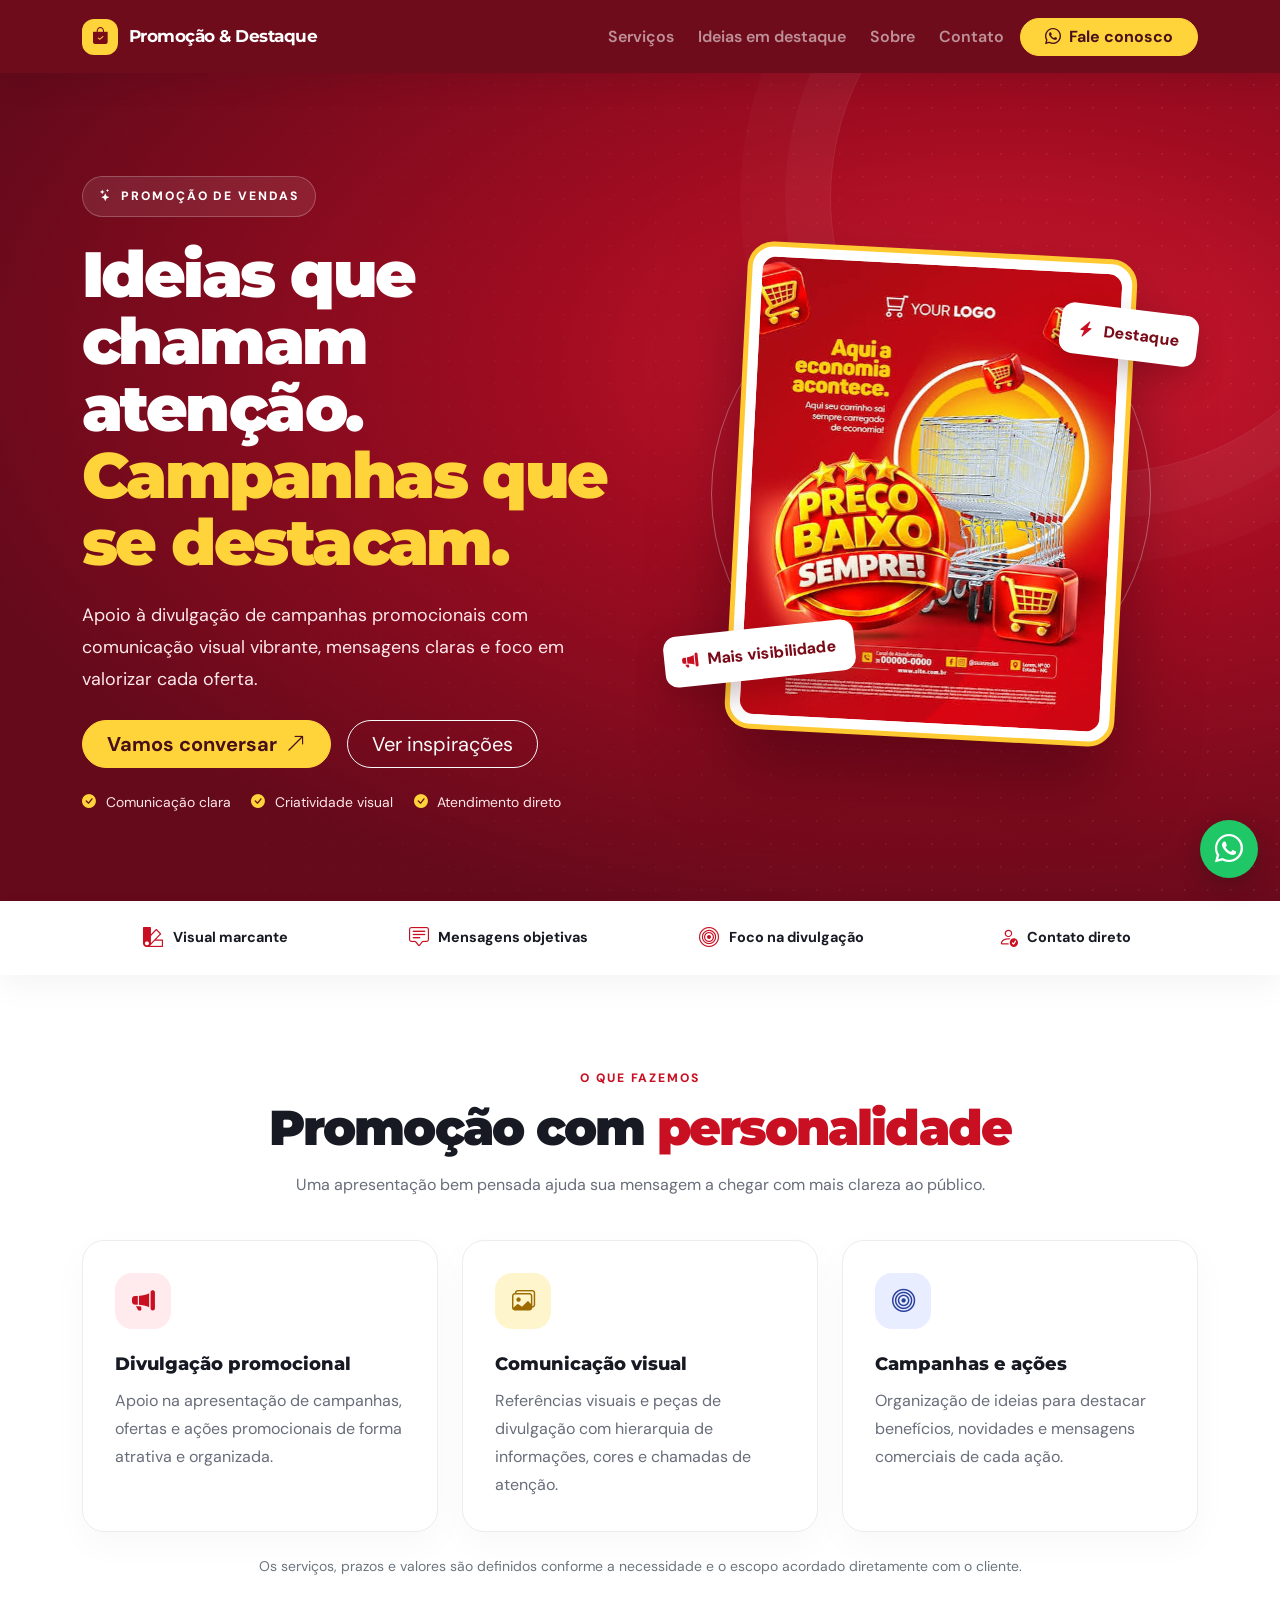
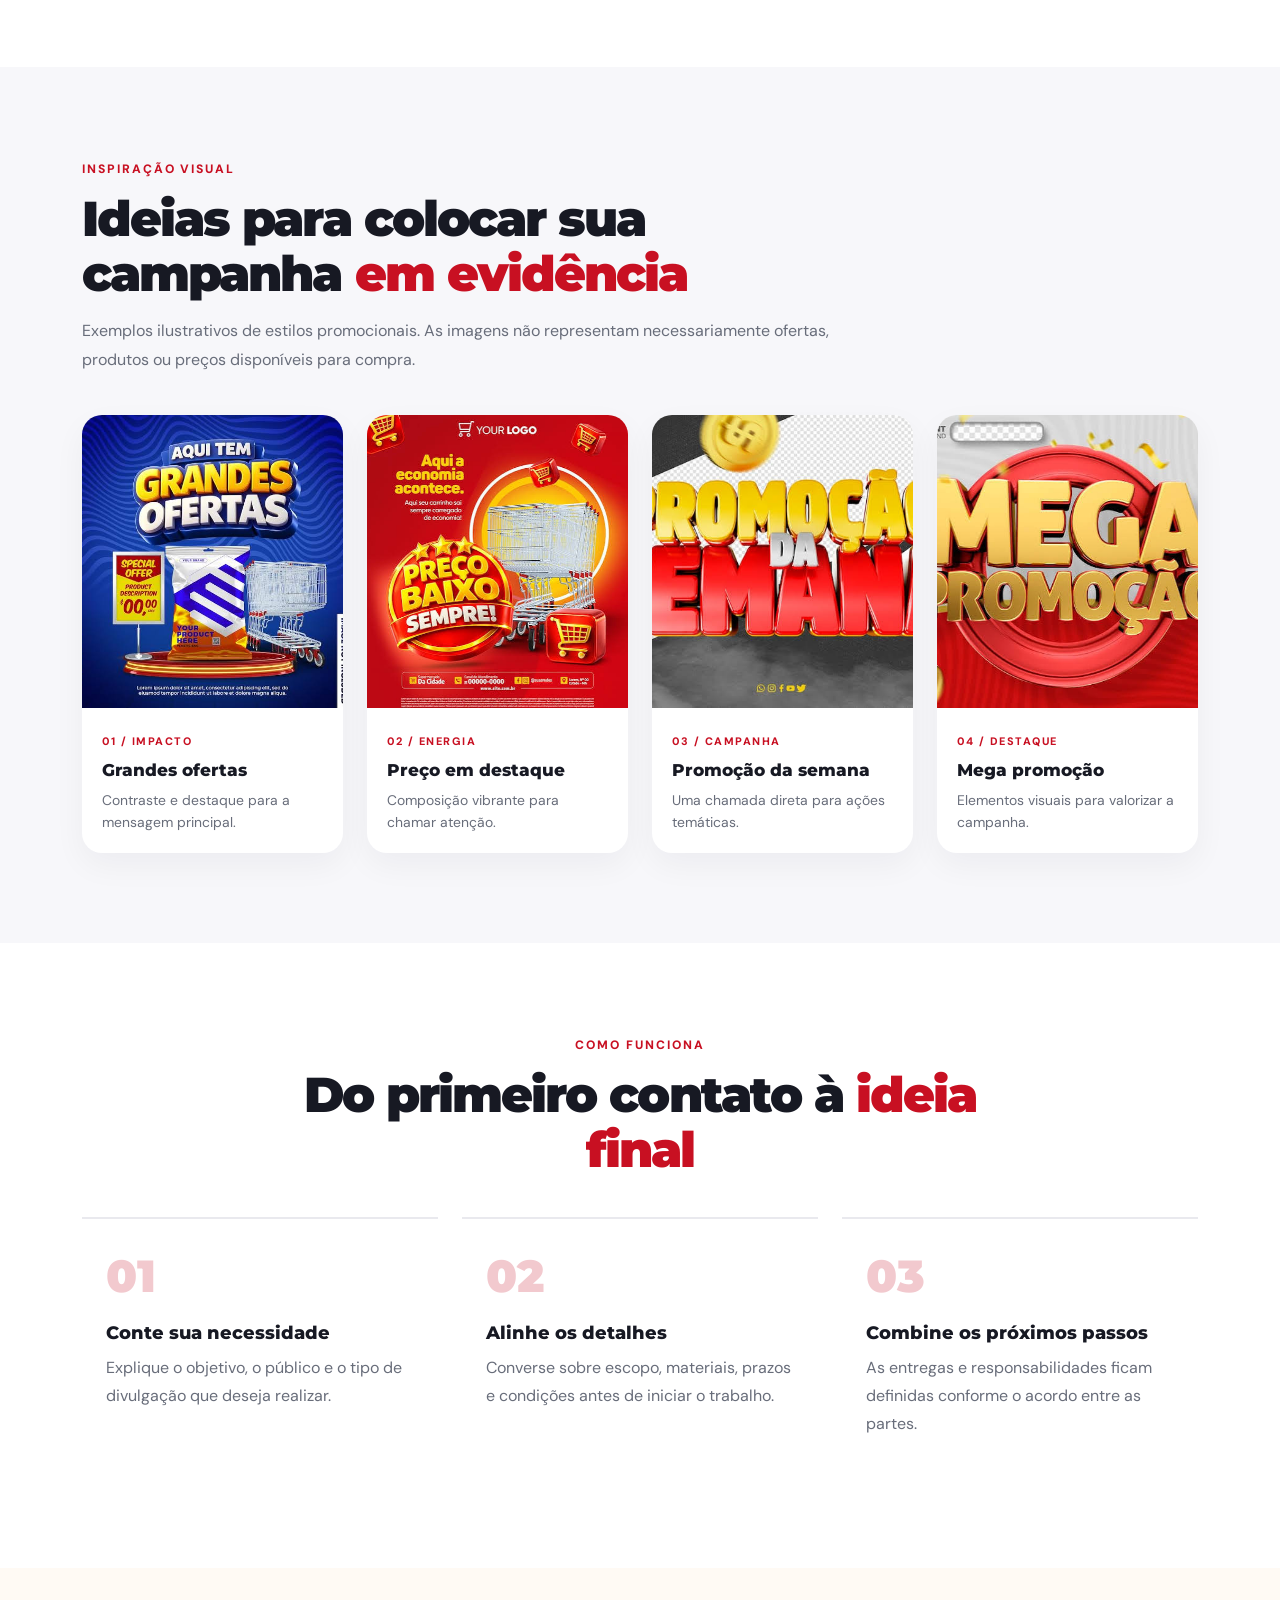
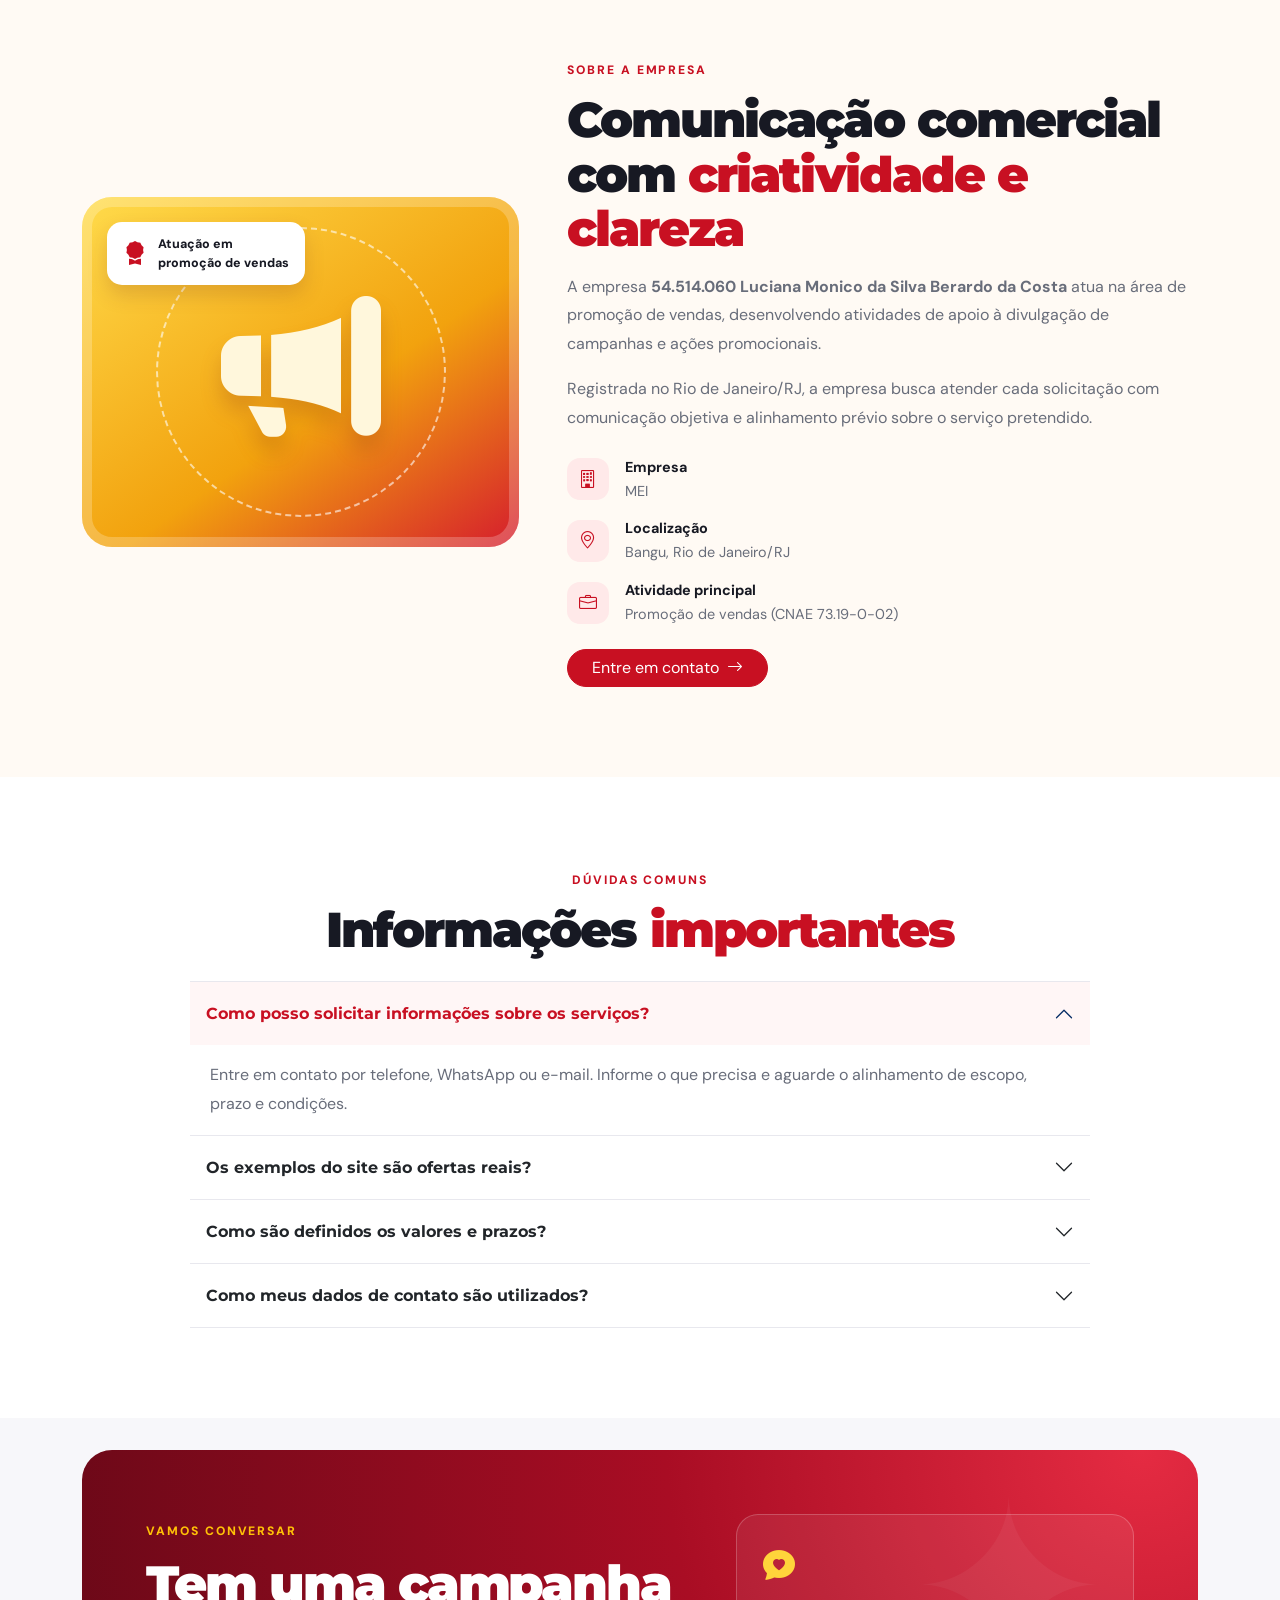
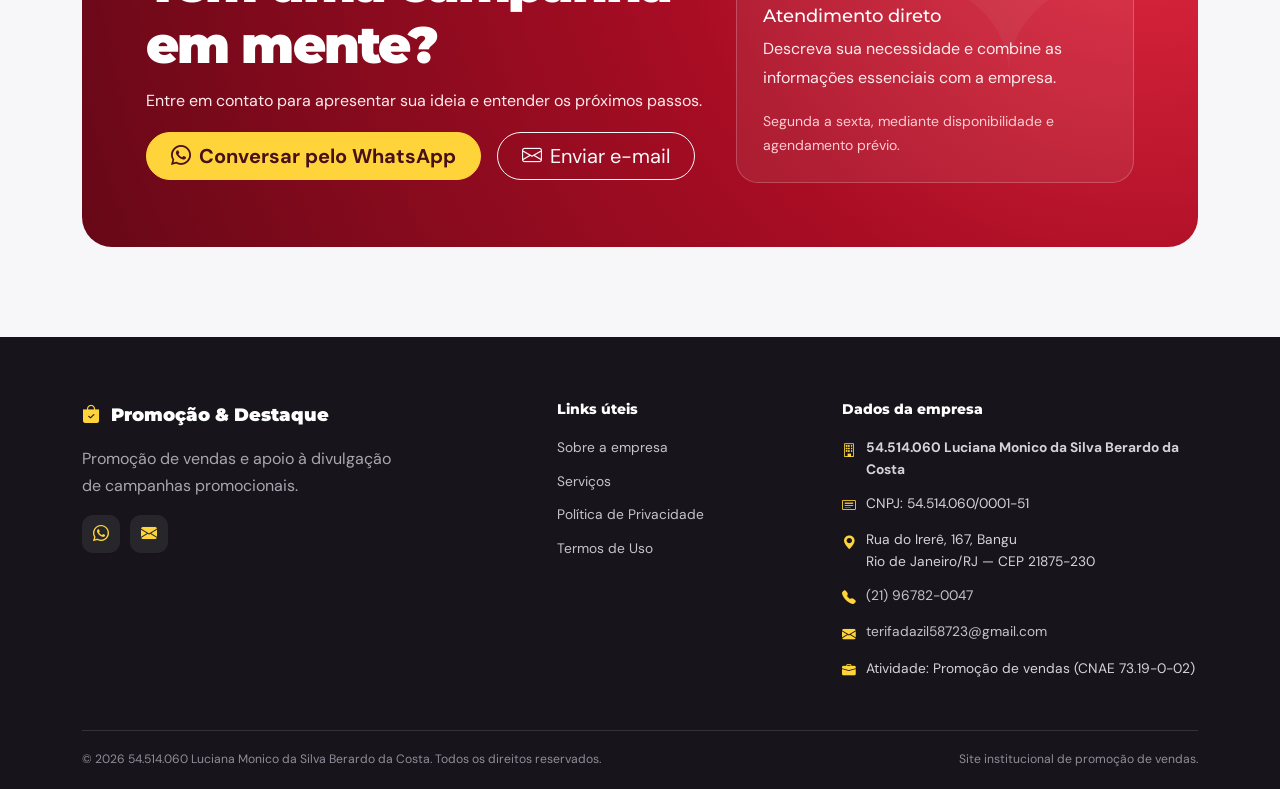
<file: index.html>
<!doctype html>
<html lang="pt-BR">
<head>
  <meta charset="utf-8"><meta name="viewport" content="width=device-width, initial-scale=1">
  <meta name="description" content="Serviços de promoção de vendas e apoio à divulgação de campanhas promocionais. Entre em contato para conversar sobre sua necessidade.">
  <meta name="theme-color" content="#b80918">
  <title>Promoção de Vendas | Luciana Monico da Silva Berardo da Costa</title>
  <link href="https://cdn.jsdelivr.net/npm/bootstrap@5.3.3/dist/css/bootstrap.min.css" rel="stylesheet">
  <link href="https://cdn.jsdelivr.net/npm/bootstrap-icons@1.11.3/font/bootstrap-icons.min.css" rel="stylesheet">
  <link rel="stylesheet" href="assets/style.css">
</head>
<body>
<nav class="navbar navbar-expand-lg navbar-dark sticky-top nav-glass">
  <div class="container"><a class="navbar-brand fw-bold" href="#inicio"><span class="brand-icon"><i class="bi bi-bag-check-fill"></i></span> Promoção &amp; Destaque</a>
    <button class="navbar-toggler" type="button" data-bs-toggle="collapse" data-bs-target="#menu" aria-controls="menu" aria-expanded="false" aria-label="Abrir menu"><span class="navbar-toggler-icon"></span></button>
    <div class="collapse navbar-collapse" id="menu"><ul class="navbar-nav ms-auto align-items-lg-center gap-lg-2"><li class="nav-item"><a class="nav-link" href="#servicos">Serviços</a></li><li class="nav-item"><a class="nav-link" href="#portfolio">Ideias em destaque</a></li><li class="nav-item"><a class="nav-link" href="#sobre">Sobre</a></li><li class="nav-item"><a class="nav-link" href="#contato">Contato</a></li><li class="nav-item"><a class="btn btn-warning rounded-pill px-4 fw-bold" href="https://wa.me/5521967820047" target="_blank" rel="noopener"><i class="bi bi-whatsapp me-1"></i> Fale conosco</a></li></ul></div>
  </div>
</nav>
<header id="inicio" class="hero-section"><div class="hero-glow"></div><div class="container position-relative"><div class="row align-items-center g-5"><div class="col-lg-6"><span class="eyebrow"><i class="bi bi-stars me-2"></i>Promoção de vendas</span><h1>Ideias que chamam atenção.<br><span class="text-highlight">Campanhas que se destacam.</span></h1><p class="hero-copy">Apoio à divulgação de campanhas promocionais com comunicação visual vibrante, mensagens claras e foco em valorizar cada oferta.</p><div class="d-flex flex-wrap gap-3 mt-4"><a class="btn btn-warning btn-lg rounded-pill px-4 fw-bold" href="#contato">Vamos conversar <i class="bi bi-arrow-up-right ms-1"></i></a><a class="btn btn-outline-light btn-lg rounded-pill px-4" href="#portfolio">Ver inspirações</a></div><div class="hero-points mt-4"><span><i class="bi bi-check-circle-fill"></i> Comunicação clara</span><span><i class="bi bi-check-circle-fill"></i> Criatividade visual</span><span><i class="bi bi-check-circle-fill"></i> Atendimento direto</span></div></div><div class="col-lg-6"><div class="hero-art"><div class="art-orbit orbit-one"></div><div class="art-orbit orbit-two"></div><div class="floating-tag tag-top"><i class="bi bi-lightning-charge-fill"></i> Destaque</div><div class="hero-image-wrap"><img src="assets/ofertas-vermelho.jpg" alt="Arte ilustrativa de campanha promocional em vermelho e amarelo" class="hero-image"></div><div class="floating-tag tag-bottom"><i class="bi bi-megaphone-fill"></i> Mais visibilidade</div></div></div></div></div></header>
<section class="trust-strip"><div class="container"><div class="row g-3 text-center"><div class="col-6 col-lg-3"><i class="bi bi-palette2"></i><span>Visual marcante</span></div><div class="col-6 col-lg-3"><i class="bi bi-chat-square-text"></i><span>Mensagens objetivas</span></div><div class="col-6 col-lg-3"><i class="bi bi-bullseye"></i><span>Foco na divulgação</span></div><div class="col-6 col-lg-3"><i class="bi bi-person-check"></i><span>Contato direto</span></div></div></div></section>
<main>
<section id="servicos" class="section-pad"><div class="container"><div class="section-heading text-center"><span class="section-kicker">O que fazemos</span><h2>Promoção com <span>personalidade</span></h2><p>Uma apresentação bem pensada ajuda sua mensagem a chegar com mais clareza ao público.</p></div><div class="row g-4 mt-2"><div class="col-md-6 col-lg-4"><article class="service-card"><div class="service-icon red"><i class="bi bi-megaphone-fill"></i></div><h3>Divulgação promocional</h3><p>Apoio na apresentação de campanhas, ofertas e ações promocionais de forma atrativa e organizada.</p></article></div><div class="col-md-6 col-lg-4"><article class="service-card"><div class="service-icon yellow"><i class="bi bi-images"></i></div><h3>Comunicação visual</h3><p>Referências visuais e peças de divulgação com hierarquia de informações, cores e chamadas de atenção.</p></article></div><div class="col-md-6 col-lg-4"><article class="service-card"><div class="service-icon blue"><i class="bi bi-bullseye"></i></div><h3>Campanhas e ações</h3><p>Organização de ideias para destacar benefícios, novidades e mensagens comerciais de cada ação.</p></article></div></div><p class="small text-secondary text-center mt-4 mb-0">Os serviços, prazos e valores são definidos conforme a necessidade e o escopo acordado diretamente com o cliente.</p></div></section>
<section id="portfolio" class="portfolio-section section-pad"><div class="container"><div class="section-heading"><span class="section-kicker">Inspiração visual</span><h2>Ideias para colocar sua campanha <span>em evidência</span></h2><p>Exemplos ilustrativos de estilos promocionais. As imagens não representam necessariamente ofertas, produtos ou preços disponíveis para compra.</p></div><div class="row g-4 mt-2"><div class="col-sm-6 col-lg-3"><article class="gallery-card"><img src="assets/ofertas-azul.jpg" alt="Exemplo visual com chamada Grandes Ofertas em azul e amarelo" loading="lazy"><div class="gallery-caption"><span>01 / Impacto</span><h3>Grandes ofertas</h3><p>Contraste e destaque para a mensagem principal.</p></div></article></div><div class="col-sm-6 col-lg-3"><article class="gallery-card"><img src="assets/ofertas-vermelho.jpg" alt="Exemplo visual promocional vermelho e amarelo com carrinho de compras" loading="lazy"><div class="gallery-caption"><span>02 / Energia</span><h3>Preço em destaque</h3><p>Composição vibrante para chamar atenção.</p></div></article></div><div class="col-sm-6 col-lg-3"><article class="gallery-card"><img src="assets/promocao-semana.jpg" alt="Exemplo gráfico com texto Promoção da Semana" loading="lazy"><div class="gallery-caption"><span>03 / Campanha</span><h3>Promoção da semana</h3><p>Uma chamada direta para ações temáticas.</p></div></article></div><div class="col-sm-6 col-lg-3"><article class="gallery-card"><img src="assets/mega-promocao.jpg" alt="Exemplo gráfico com texto Mega Promoção em dourado e vermelho" loading="lazy"><div class="gallery-caption"><span>04 / Destaque</span><h3>Mega promoção</h3><p>Elementos visuais para valorizar a campanha.</p></div></article></div></div></div></section>
<section class="process-section section-pad"><div class="container"><div class="section-heading text-center"><span class="section-kicker">Como funciona</span><h2>Do primeiro contato à <span>ideia final</span></h2></div><div class="row g-4 mt-2"><div class="col-md-4"><div class="process-step"><span>01</span><h3>Conte sua necessidade</h3><p>Explique o objetivo, o público e o tipo de divulgação que deseja realizar.</p></div></div><div class="col-md-4"><div class="process-step"><span>02</span><h3>Alinhe os detalhes</h3><p>Converse sobre escopo, materiais, prazos e condições antes de iniciar o trabalho.</p></div></div><div class="col-md-4"><div class="process-step"><span>03</span><h3>Combine os próximos passos</h3><p>As entregas e responsabilidades ficam definidas conforme o acordo entre as partes.</p></div></div></div></div></section>
<section id="sobre" class="about-section section-pad"><div class="container"><div class="row align-items-center g-5"><div class="col-lg-5"><div class="about-visual"><div class="about-badge"><i class="bi bi-award-fill"></i><span>Atuação em<br>promoção de vendas</span></div><i class="bi bi-megaphone-fill mega-icon"></i><div class="about-orbit"></div></div></div><div class="col-lg-7"><span class="section-kicker">Sobre a empresa</span><h2>Comunicação comercial com <span>criatividade e clareza</span></h2><p>A empresa <strong>54.514.060 Luciana Monico da Silva Berardo da Costa</strong> atua na área de promoção de vendas, desenvolvendo atividades de apoio à divulgação de campanhas e ações promocionais.</p><p>Registrada no Rio de Janeiro/RJ, a empresa busca atender cada solicitação com comunicação objetiva e alinhamento prévio sobre o serviço pretendido.</p><div class="about-facts"><div><i class="bi bi-building"></i><span><b>Empresa</b>MEI</span></div><div><i class="bi bi-geo-alt"></i><span><b>Localização</b>Bangu, Rio de Janeiro/RJ</span></div><div><i class="bi bi-briefcase"></i><span><b>Atividade principal</b>Promoção de vendas (CNAE 73.19-0-02)</span></div></div><a href="#contato" class="btn btn-danger rounded-pill px-4 mt-4">Entre em contato <i class="bi bi-arrow-right ms-1"></i></a></div></div></div></section>
<section class="faq-section section-pad"><div class="container"><div class="section-heading text-center"><span class="section-kicker">Dúvidas comuns</span><h2>Informações <span>importantes</span></h2></div><div class="accordion accordion-flush faq-box mt-4" id="faq"><div class="accordion-item"><h3 class="accordion-header"><button class="accordion-button" type="button" data-bs-toggle="collapse" data-bs-target="#faq1" aria-expanded="true" aria-controls="faq1">Como posso solicitar informações sobre os serviços?</button></h3><div id="faq1" class="accordion-collapse collapse show" data-bs-parent="#faq"><div class="accordion-body">Entre em contato por telefone, WhatsApp ou e-mail. Informe o que precisa e aguarde o alinhamento de escopo, prazo e condições.</div></div></div><div class="accordion-item"><h3 class="accordion-header"><button class="accordion-button collapsed" type="button" data-bs-toggle="collapse" data-bs-target="#faq2" aria-expanded="false" aria-controls="faq2">Os exemplos do site são ofertas reais?</button></h3><div id="faq2" class="accordion-collapse collapse" data-bs-parent="#faq"><div class="accordion-body">Não necessariamente. As imagens são referências ilustrativas de comunicação promocional; não anunciam estoque, preço ou disponibilidade de produtos específicos.</div></div></div><div class="accordion-item"><h3 class="accordion-header"><button class="accordion-button collapsed" type="button" data-bs-toggle="collapse" data-bs-target="#faq3" aria-expanded="false" aria-controls="faq3">Como são definidos os valores e prazos?</button></h3><div id="faq3" class="accordion-collapse collapse" data-bs-parent="#faq"><div class="accordion-body">Valores, prazos e entregas são informados e combinados diretamente com o cliente antes da contratação.</div></div></div><div class="accordion-item"><h3 class="accordion-header"><button class="accordion-button collapsed" type="button" data-bs-toggle="collapse" data-bs-target="#faq4" aria-expanded="false" aria-controls="faq4">Como meus dados de contato são utilizados?</button></h3><div id="faq4" class="accordion-collapse collapse" data-bs-parent="#faq"><div class="accordion-body">Os dados enviados voluntariamente pelos canais de contato são utilizados para responder à solicitação e tratar do atendimento. Consulte a <a href="politica-de-privacidade.html">Política de Privacidade</a> para mais detalhes.</div></div></div></div></div></section>
<section id="contato" class="contact-section section-pad"><div class="container"><div class="contact-panel"><div class="row align-items-center g-4"><div class="col-lg-7"><span class="section-kicker text-warning">Vamos conversar</span><h2>Tem uma campanha em mente?</h2><p>Entre em contato para apresentar sua ideia e entender os próximos passos.</p><div class="d-flex flex-wrap gap-3"><a class="btn btn-warning btn-lg rounded-pill px-4 fw-bold" href="https://wa.me/5521967820047" target="_blank" rel="noopener"><i class="bi bi-whatsapp me-2"></i>Conversar pelo WhatsApp</a><a class="btn btn-outline-light btn-lg rounded-pill px-4" href="mailto:terifadazil58723@gmail.com"><i class="bi bi-envelope me-2"></i>Enviar e-mail</a></div></div><div class="col-lg-5"><div class="contact-mini-card"><i class="bi bi-chat-heart-fill"></i><h3>Atendimento direto</h3><p>Descreva sua necessidade e combine as informações essenciais com a empresa.</p><small>Segunda a sexta, mediante disponibilidade e agendamento prévio.</small></div></div></div></div></div></section>
</main>
<footer class="site-footer"><div class="container"><div class="row g-4"><div class="col-lg-5"><a class="footer-brand" href="#inicio"><i class="bi bi-bag-check-fill"></i> Promoção &amp; Destaque</a><p class="footer-description">Promoção de vendas e apoio à divulgação de campanhas promocionais.</p><div class="footer-social"><a href="https://wa.me/5521967820047" aria-label="WhatsApp" target="_blank" rel="noopener"><i class="bi bi-whatsapp"></i></a><a href="mailto:terifadazil58723@gmail.com" aria-label="E-mail"><i class="bi bi-envelope-fill"></i></a></div></div><div class="col-6 col-lg-3"><h3>Links úteis</h3><ul class="footer-links"><li><a href="#sobre">Sobre a empresa</a></li><li><a href="#servicos">Serviços</a></li><li><a href="politica-de-privacidade.html">Política de Privacidade</a></li><li><a href="termos-de-uso.html">Termos de Uso</a></li></ul></div><div class="col-6 col-lg-4"><h3>Dados da empresa</h3><ul class="company-details"><li><i class="bi bi-building"></i><span><strong>54.514.060 Luciana Monico da Silva Berardo da Costa</strong></span></li><li><i class="bi bi-card-text"></i><span>CNPJ: 54.514.060/0001-51</span></li><li><i class="bi bi-geo-alt-fill"></i><span>Rua do Irerê, 167, Bangu<br>Rio de Janeiro/RJ — CEP 21875-230</span></li><li><i class="bi bi-telephone-fill"></i><a href="tel:+5521967820047">(21) 96782-0047</a></li><li><i class="bi bi-envelope-fill"></i><a href="mailto:terifadazil58723@gmail.com">terifadazil58723@gmail.com</a></li><li><i class="bi bi-briefcase-fill"></i><span>Atividade: Promoção de vendas (CNAE 73.19-0-02)</span></li></ul></div></div><div class="footer-bottom"><span>© <span id="year">2026</span> 54.514.060 Luciana Monico da Silva Berardo da Costa. Todos os direitos reservados.</span><span>Site institucional de promoção de vendas.</span></div></div></footer>
<a class="whatsapp-float" href="https://wa.me/5521967820047" target="_blank" rel="noopener" aria-label="Falar pelo WhatsApp"><i class="bi bi-whatsapp"></i></a>
<script src="https://cdn.jsdelivr.net/npm/bootstrap@5.3.3/dist/js/bootstrap.bundle.min.js"></script><script>document.getElementById('year').textContent = new Date().getFullYear();</script>
</body></html>
</file>
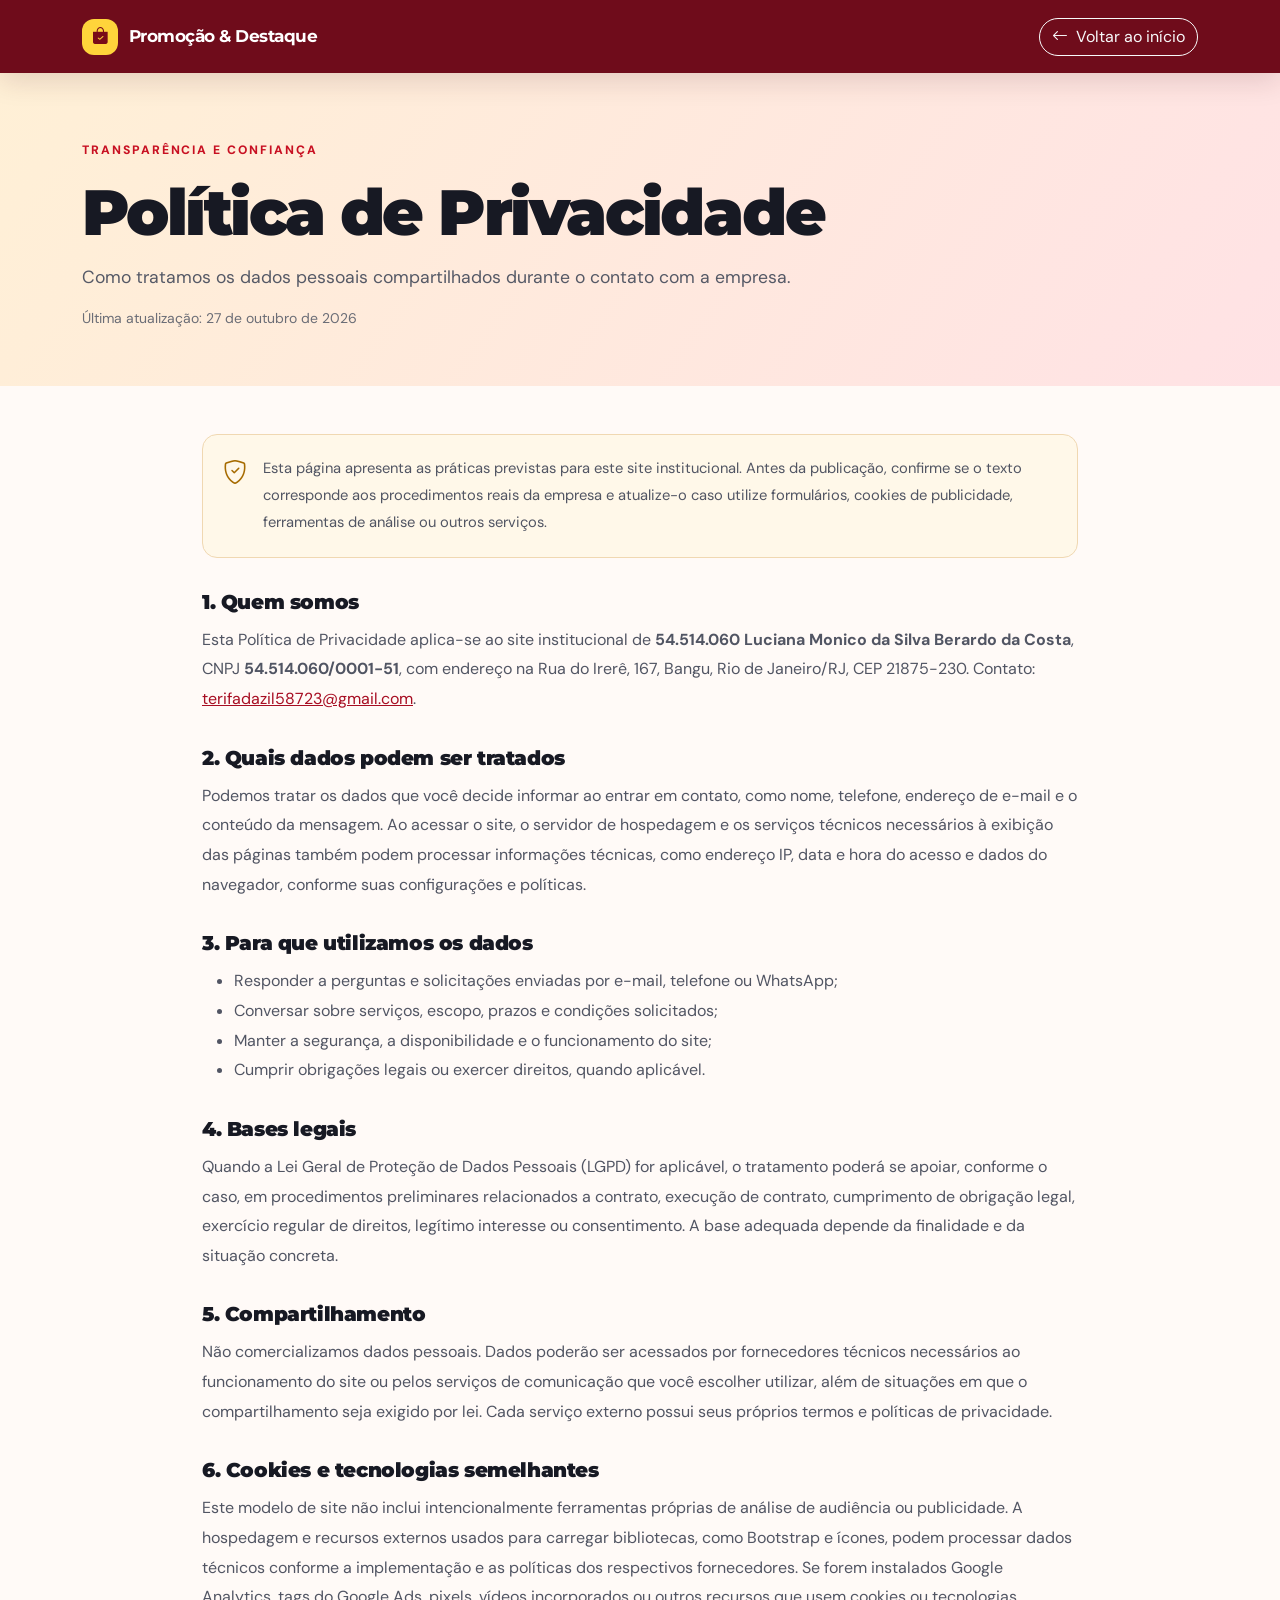
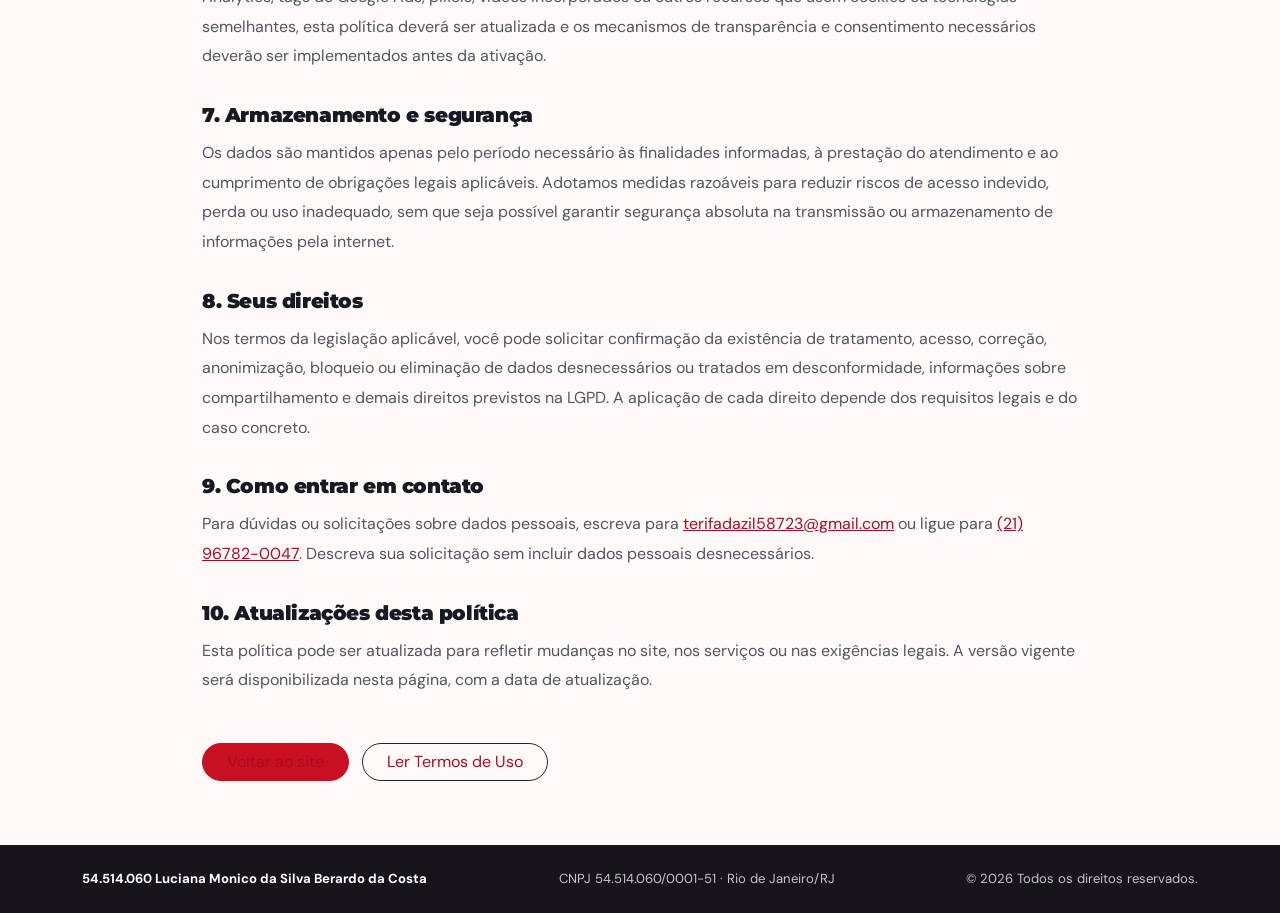
<file: politica-de-privacidade.html>
<!doctype html><html lang="pt-BR"><head><meta charset="utf-8"><meta name="viewport" content="width=device-width, initial-scale=1"><meta name="description" content="Política de Privacidade da empresa 54.514.060 Luciana Monico da Silva Berardo da Costa."><title>Política de Privacidade | Promoção & Destaque</title><link href="https://cdn.jsdelivr.net/npm/bootstrap@5.3.3/dist/css/bootstrap.min.css" rel="stylesheet"><link href="https://cdn.jsdelivr.net/npm/bootstrap-icons@1.11.3/font/bootstrap-icons.min.css" rel="stylesheet"><link rel="stylesheet" href="assets/style.css"></head><body class="legal-body"><nav class="navbar navbar-dark nav-glass"><div class="container"><a class="navbar-brand fw-bold" href="index.html"><span class="brand-icon"><i class="bi bi-bag-check-fill"></i></span> Promoção &amp; Destaque</a><a href="index.html" class="btn btn-outline-light rounded-pill"> <i class="bi bi-arrow-left me-1"></i> Voltar ao início</a></div></nav><header class="legal-hero"><div class="container"><span class="section-kicker">Transparência e confiança</span><h1>Política de Privacidade</h1><p>Como tratamos os dados pessoais compartilhados durante o contato com a empresa.</p><small>Última atualização: 27 de outubro de 2026</small></div></header><main class="container legal-content"><div class="legal-note"><i class="bi bi-shield-check"></i><p>Esta página apresenta as práticas previstas para este site institucional. Antes da publicação, confirme se o texto corresponde aos procedimentos reais da empresa e atualize-o caso utilize formulários, cookies de publicidade, ferramentas de análise ou outros serviços.</p></div><h2>1. Quem somos</h2><p>Esta Política de Privacidade aplica-se ao site institucional de <strong>54.514.060 Luciana Monico da Silva Berardo da Costa</strong>, CNPJ <strong>54.514.060/0001-51</strong>, com endereço na Rua do Irerê, 167, Bangu, Rio de Janeiro/RJ, CEP 21875-230. Contato: <a href="mailto:terifadazil58723@gmail.com">terifadazil58723@gmail.com</a>.</p><h2>2. Quais dados podem ser tratados</h2><p>Podemos tratar os dados que você decide informar ao entrar em contato, como nome, telefone, endereço de e-mail e o conteúdo da mensagem. Ao acessar o site, o servidor de hospedagem e os serviços técnicos necessários à exibição das páginas também podem processar informações técnicas, como endereço IP, data e hora do acesso e dados do navegador, conforme suas configurações e políticas.</p><h2>3. Para que utilizamos os dados</h2><ul><li>Responder a perguntas e solicitações enviadas por e-mail, telefone ou WhatsApp;</li><li>Conversar sobre serviços, escopo, prazos e condições solicitados;</li><li>Manter a segurança, a disponibilidade e o funcionamento do site;</li><li>Cumprir obrigações legais ou exercer direitos, quando aplicável.</li></ul><h2>4. Bases legais</h2><p>Quando a Lei Geral de Proteção de Dados Pessoais (LGPD) for aplicável, o tratamento poderá se apoiar, conforme o caso, em procedimentos preliminares relacionados a contrato, execução de contrato, cumprimento de obrigação legal, exercício regular de direitos, legítimo interesse ou consentimento. A base adequada depende da finalidade e da situação concreta.</p><h2>5. Compartilhamento</h2><p>Não comercializamos dados pessoais. Dados poderão ser acessados por fornecedores técnicos necessários ao funcionamento do site ou pelos serviços de comunicação que você escolher utilizar, além de situações em que o compartilhamento seja exigido por lei. Cada serviço externo possui seus próprios termos e políticas de privacidade.</p><h2>6. Cookies e tecnologias semelhantes</h2><p>Este modelo de site não inclui intencionalmente ferramentas próprias de análise de audiência ou publicidade. A hospedagem e recursos externos usados para carregar bibliotecas, como Bootstrap e ícones, podem processar dados técnicos conforme a implementação e as políticas dos respectivos fornecedores. Se forem instalados Google Analytics, tags do Google Ads, pixels, vídeos incorporados ou outros recursos que usem cookies ou tecnologias semelhantes, esta política deverá ser atualizada e os mecanismos de transparência e consentimento necessários deverão ser implementados antes da ativação.</p><h2>7. Armazenamento e segurança</h2><p>Os dados são mantidos apenas pelo período necessário às finalidades informadas, à prestação do atendimento e ao cumprimento de obrigações legais aplicáveis. Adotamos medidas razoáveis para reduzir riscos de acesso indevido, perda ou uso inadequado, sem que seja possível garantir segurança absoluta na transmissão ou armazenamento de informações pela internet.</p><h2>8. Seus direitos</h2><p>Nos termos da legislação aplicável, você pode solicitar confirmação da existência de tratamento, acesso, correção, anonimização, bloqueio ou eliminação de dados desnecessários ou tratados em desconformidade, informações sobre compartilhamento e demais direitos previstos na LGPD. A aplicação de cada direito depende dos requisitos legais e do caso concreto.</p><h2>9. Como entrar em contato</h2><p>Para dúvidas ou solicitações sobre dados pessoais, escreva para <a href="mailto:terifadazil58723@gmail.com">terifadazil58723@gmail.com</a> ou ligue para <a href="tel:+5521967820047">(21) 96782-0047</a>. Descreva sua solicitação sem incluir dados pessoais desnecessários.</p><h2>10. Atualizações desta política</h2><p>Esta política pode ser atualizada para refletir mudanças no site, nos serviços ou nas exigências legais. A versão vigente será disponibilizada nesta página, com a data de atualização.</p><div class="legal-actions"><a class="btn btn-danger rounded-pill px-4" href="index.html">Voltar ao site</a><a class="btn btn-outline-dark rounded-pill px-4" href="termos-de-uso.html">Ler Termos de Uso</a></div></main><footer class="legal-footer"><div class="container"><strong>54.514.060 Luciana Monico da Silva Berardo da Costa</strong><span>CNPJ 54.514.060/0001-51 · Rio de Janeiro/RJ</span><span>© <span class="year">2026</span> Todos os direitos reservados.</span></div></footer></body></html>
</file>
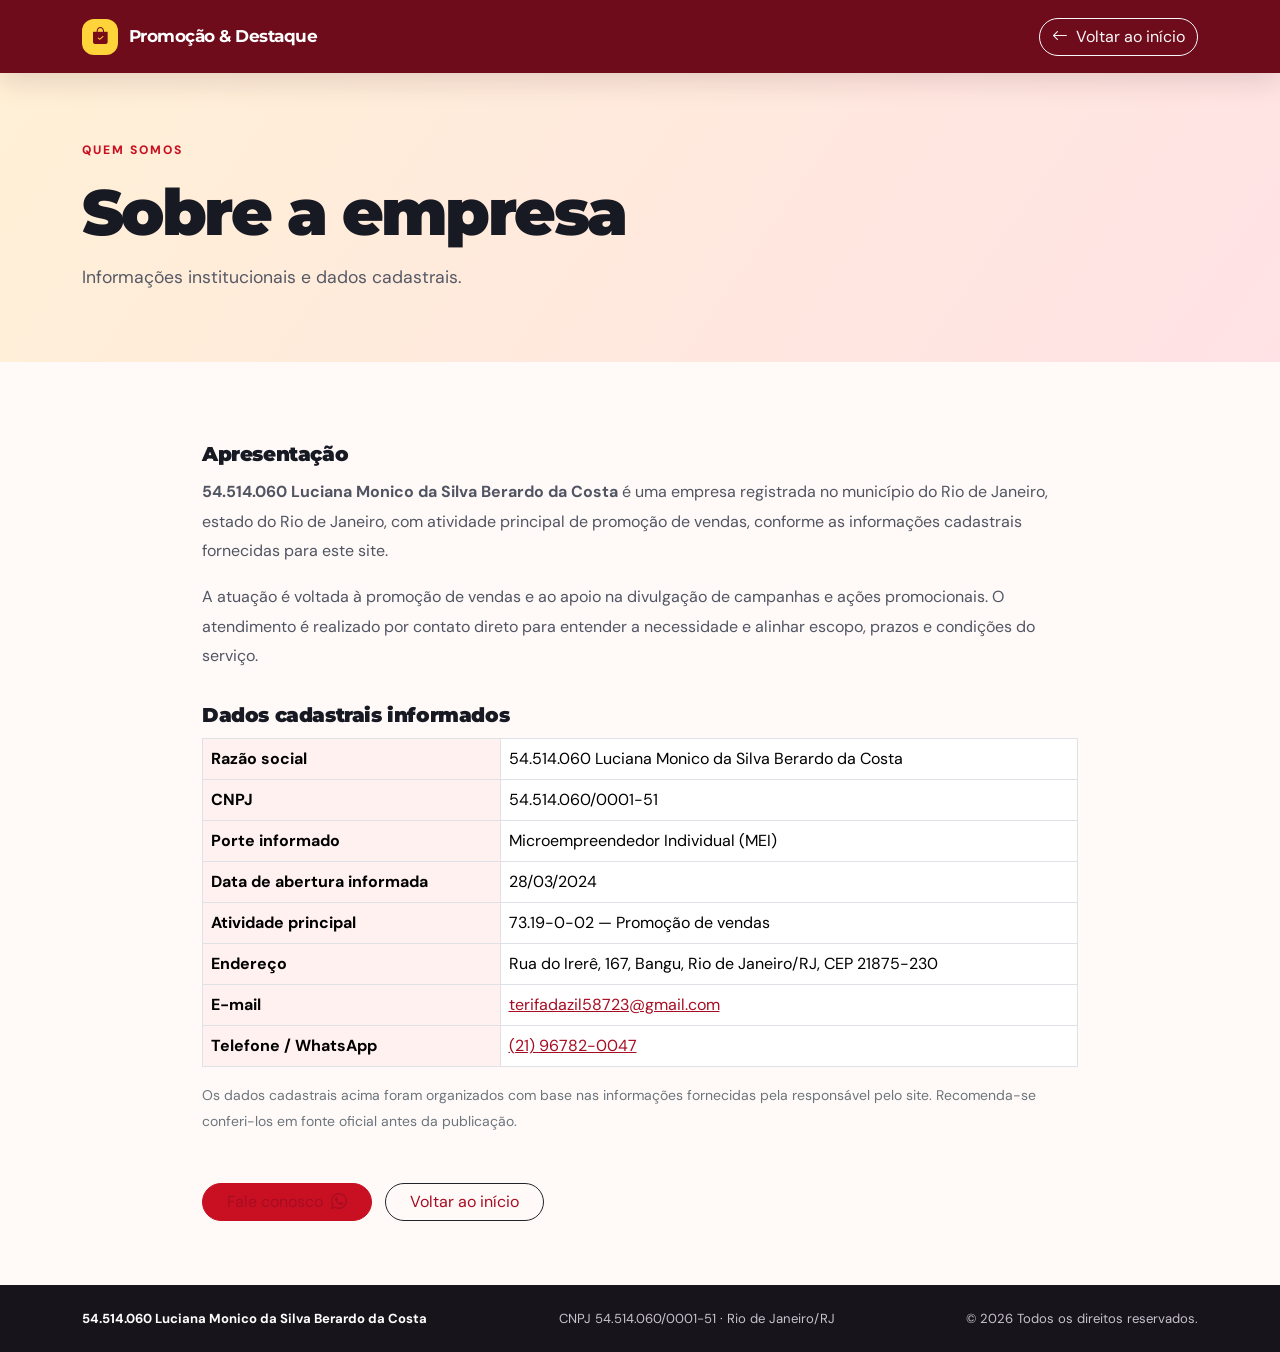
<file: sobre.html>
<!doctype html><html lang="pt-BR"><head><meta charset="utf-8"><meta name="viewport" content="width=device-width, initial-scale=1"><meta name="description" content="Sobre 54.514.060 Luciana Monico da Silva Berardo da Costa, empresa de promoção de vendas no Rio de Janeiro."><title>Sobre a Empresa | Promoção & Destaque</title><link href="https://cdn.jsdelivr.net/npm/bootstrap@5.3.3/dist/css/bootstrap.min.css" rel="stylesheet"><link href="https://cdn.jsdelivr.net/npm/bootstrap-icons@1.11.3/font/bootstrap-icons.min.css" rel="stylesheet"><link rel="stylesheet" href="assets/style.css"></head><body class="legal-body"><nav class="navbar navbar-dark nav-glass"><div class="container"><a class="navbar-brand fw-bold" href="index.html"><span class="brand-icon"><i class="bi bi-bag-check-fill"></i></span> Promoção &amp; Destaque</a><a href="index.html" class="btn btn-outline-light rounded-pill"><i class="bi bi-arrow-left me-1"></i> Voltar ao início</a></div></nav><header class="legal-hero"><div class="container"><span class="section-kicker">Quem somos</span><h1>Sobre a empresa</h1><p>Informações institucionais e dados cadastrais.</p></div></header><main class="container legal-content"><h2>Apresentação</h2><p><strong>54.514.060 Luciana Monico da Silva Berardo da Costa</strong> é uma empresa registrada no município do Rio de Janeiro, estado do Rio de Janeiro, com atividade principal de promoção de vendas, conforme as informações cadastrais fornecidas para este site.</p><p>A atuação é voltada à promoção de vendas e ao apoio na divulgação de campanhas e ações promocionais. O atendimento é realizado por contato direto para entender a necessidade e alinhar escopo, prazos e condições do serviço.</p><h2>Dados cadastrais informados</h2><div class="table-responsive"><table class="table table-bordered align-middle"><tbody><tr><th>Razão social</th><td>54.514.060 Luciana Monico da Silva Berardo da Costa</td></tr><tr><th>CNPJ</th><td>54.514.060/0001-51</td></tr><tr><th>Porte informado</th><td>Microempreendedor Individual (MEI)</td></tr><tr><th>Data de abertura informada</th><td>28/03/2024</td></tr><tr><th>Atividade principal</th><td>73.19-0-02 — Promoção de vendas</td></tr><tr><th>Endereço</th><td>Rua do Irerê, 167, Bangu, Rio de Janeiro/RJ, CEP 21875-230</td></tr><tr><th>E-mail</th><td><a href="mailto:terifadazil58723@gmail.com">terifadazil58723@gmail.com</a></td></tr><tr><th>Telefone / WhatsApp</th><td><a href="tel:+5521967820047">(21) 96782-0047</a></td></tr></tbody></table></div><p class="small text-secondary">Os dados cadastrais acima foram organizados com base nas informações fornecidas pela responsável pelo site. Recomenda-se conferi-los em fonte oficial antes da publicação.</p><div class="legal-actions"><a class="btn btn-danger rounded-pill px-4" href="https://wa.me/5521967820047" target="_blank" rel="noopener">Fale conosco <i class="bi bi-whatsapp ms-1"></i></a><a class="btn btn-outline-dark rounded-pill px-4" href="index.html">Voltar ao início</a></div></main><footer class="legal-footer"><div class="container"><strong>54.514.060 Luciana Monico da Silva Berardo da Costa</strong><span>CNPJ 54.514.060/0001-51 · Rio de Janeiro/RJ</span><span>© <span class="year">2026</span> Todos os direitos reservados.</span></div></footer></body></html>
</file>
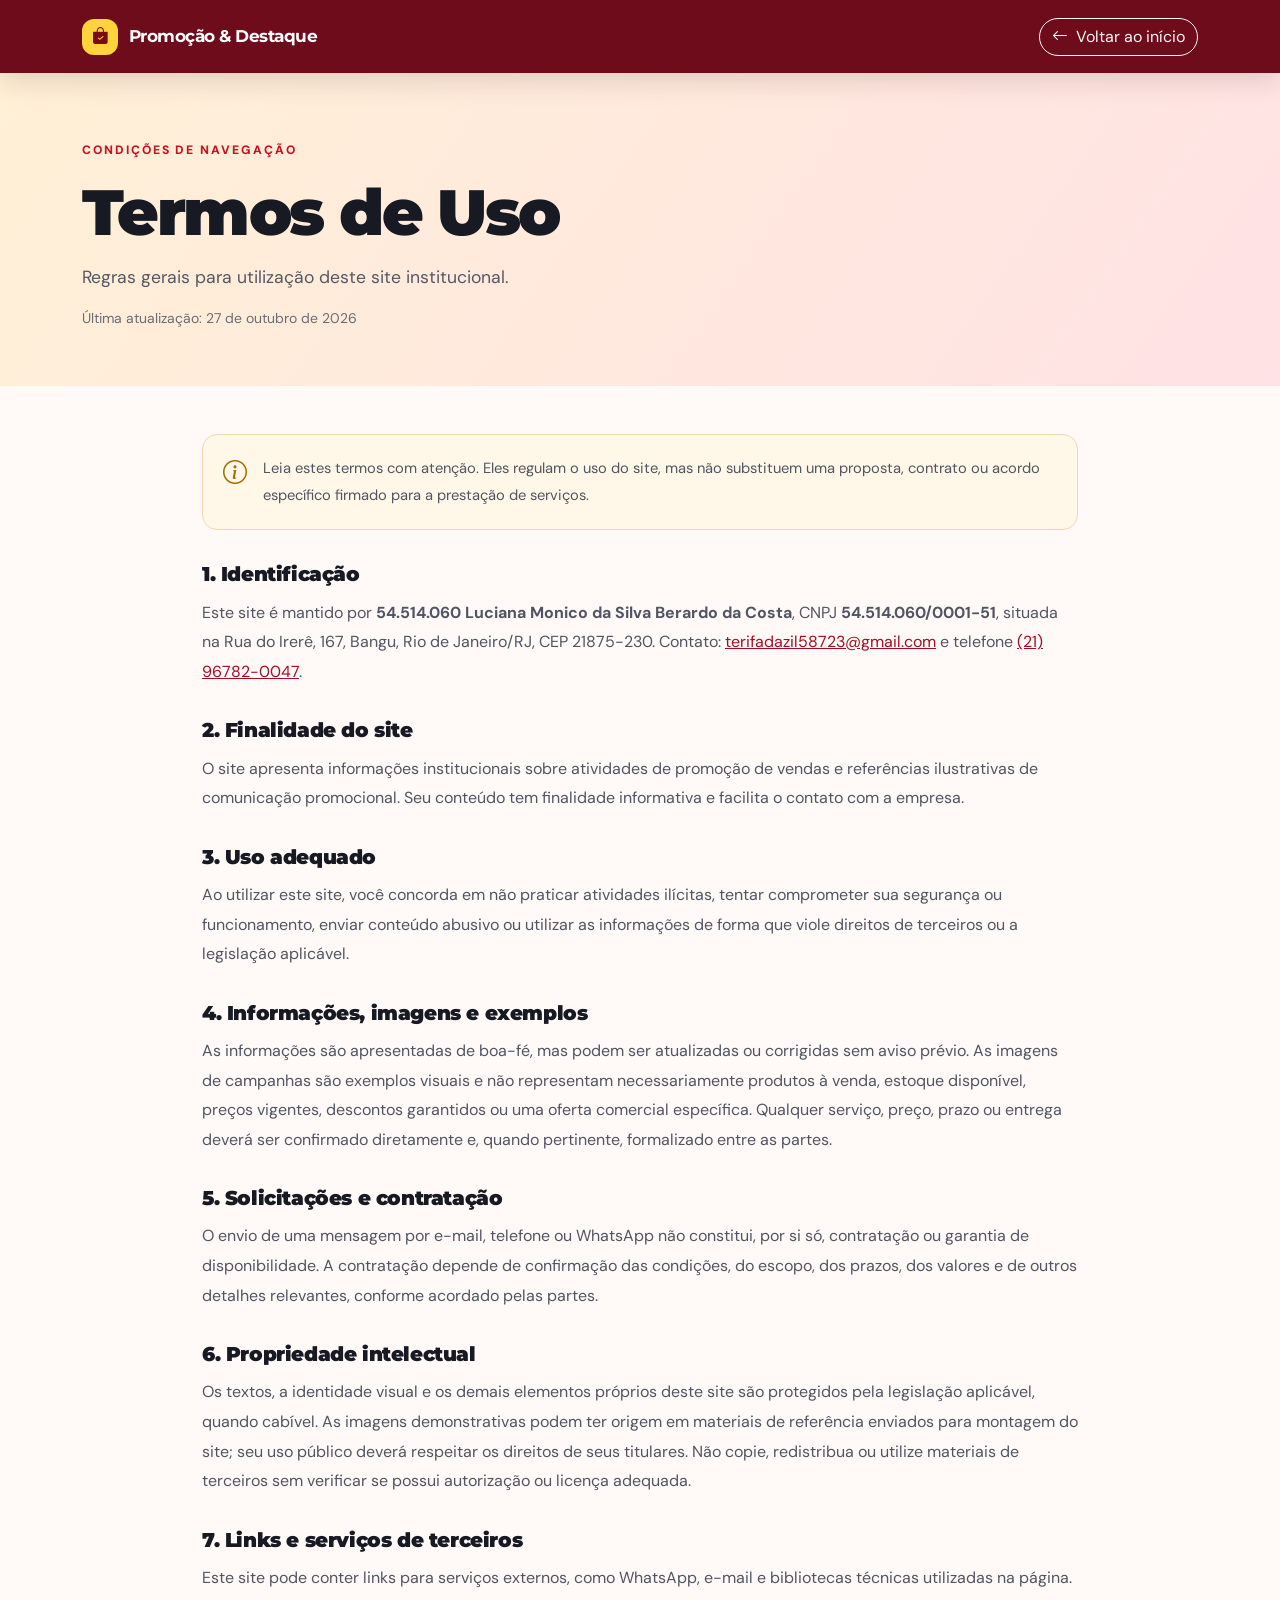
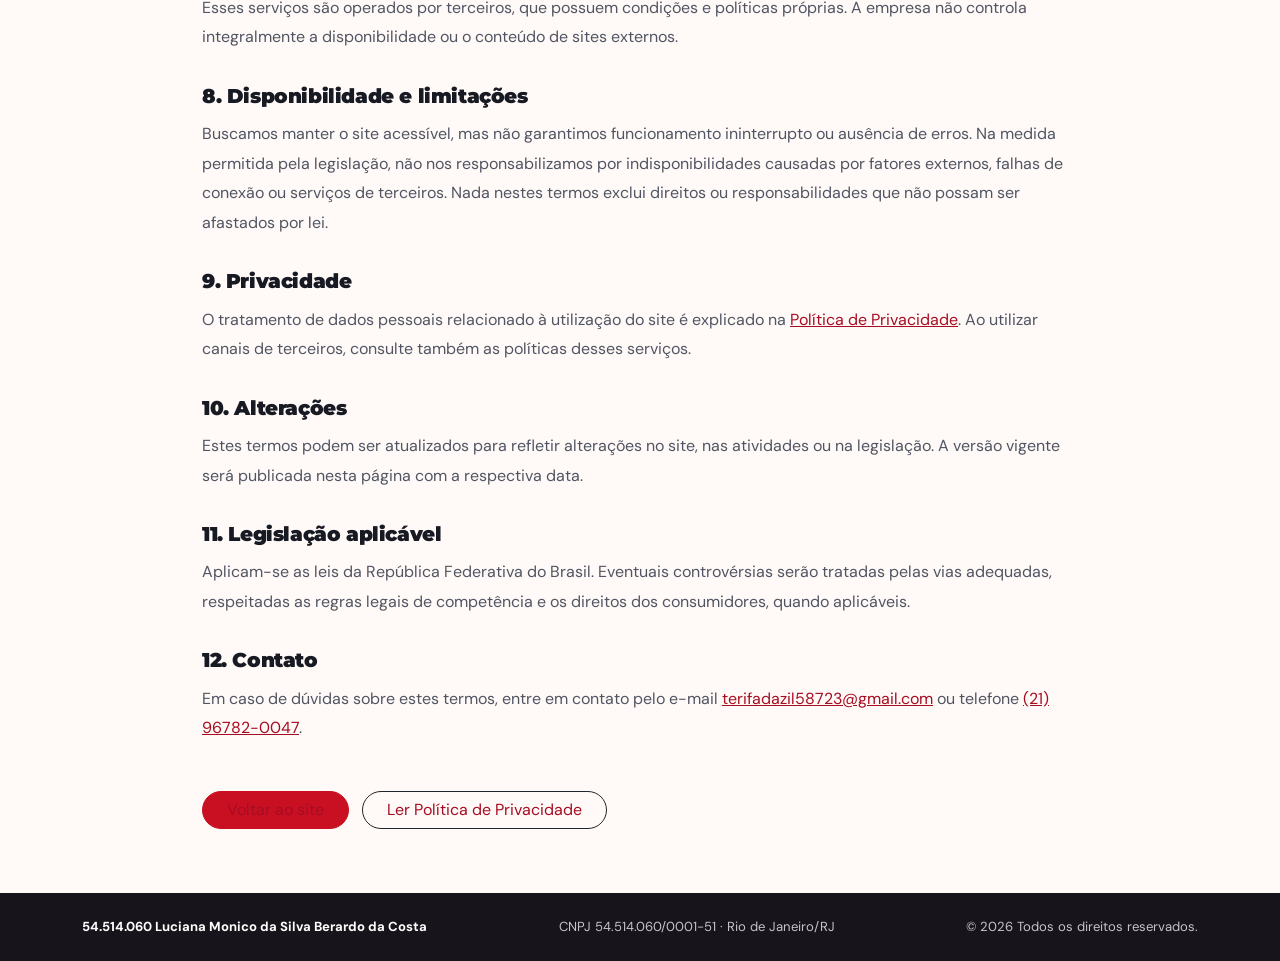
<file: termos-de-uso.html>
<!doctype html><html lang="pt-BR"><head><meta charset="utf-8"><meta name="viewport" content="width=device-width, initial-scale=1"><meta name="description" content="Termos de Uso do site de 54.514.060 Luciana Monico da Silva Berardo da Costa."><title>Termos de Uso | Promoção & Destaque</title><link href="https://cdn.jsdelivr.net/npm/bootstrap@5.3.3/dist/css/bootstrap.min.css" rel="stylesheet"><link href="https://cdn.jsdelivr.net/npm/bootstrap-icons@1.11.3/font/bootstrap-icons.min.css" rel="stylesheet"><link rel="stylesheet" href="assets/style.css"></head><body class="legal-body"><nav class="navbar navbar-dark nav-glass"><div class="container"><a class="navbar-brand fw-bold" href="index.html"><span class="brand-icon"><i class="bi bi-bag-check-fill"></i></span> Promoção &amp; Destaque</a><a href="index.html" class="btn btn-outline-light rounded-pill"><i class="bi bi-arrow-left me-1"></i> Voltar ao início</a></div></nav><header class="legal-hero"><div class="container"><span class="section-kicker">Condições de navegação</span><h1>Termos de Uso</h1><p>Regras gerais para utilização deste site institucional.</p><small>Última atualização: 27 de outubro de 2026</small></div></header><main class="container legal-content"><div class="legal-note"><i class="bi bi-info-circle"></i><p>Leia estes termos com atenção. Eles regulam o uso do site, mas não substituem uma proposta, contrato ou acordo específico firmado para a prestação de serviços.</p></div><h2>1. Identificação</h2><p>Este site é mantido por <strong>54.514.060 Luciana Monico da Silva Berardo da Costa</strong>, CNPJ <strong>54.514.060/0001-51</strong>, situada na Rua do Irerê, 167, Bangu, Rio de Janeiro/RJ, CEP 21875-230. Contato: <a href="mailto:terifadazil58723@gmail.com">terifadazil58723@gmail.com</a> e telefone <a href="tel:+5521967820047">(21) 96782-0047</a>.</p><h2>2. Finalidade do site</h2><p>O site apresenta informações institucionais sobre atividades de promoção de vendas e referências ilustrativas de comunicação promocional. Seu conteúdo tem finalidade informativa e facilita o contato com a empresa.</p><h2>3. Uso adequado</h2><p>Ao utilizar este site, você concorda em não praticar atividades ilícitas, tentar comprometer sua segurança ou funcionamento, enviar conteúdo abusivo ou utilizar as informações de forma que viole direitos de terceiros ou a legislação aplicável.</p><h2>4. Informações, imagens e exemplos</h2><p>As informações são apresentadas de boa-fé, mas podem ser atualizadas ou corrigidas sem aviso prévio. As imagens de campanhas são exemplos visuais e não representam necessariamente produtos à venda, estoque disponível, preços vigentes, descontos garantidos ou uma oferta comercial específica. Qualquer serviço, preço, prazo ou entrega deverá ser confirmado diretamente e, quando pertinente, formalizado entre as partes.</p><h2>5. Solicitações e contratação</h2><p>O envio de uma mensagem por e-mail, telefone ou WhatsApp não constitui, por si só, contratação ou garantia de disponibilidade. A contratação depende de confirmação das condições, do escopo, dos prazos, dos valores e de outros detalhes relevantes, conforme acordado pelas partes.</p><h2>6. Propriedade intelectual</h2><p>Os textos, a identidade visual e os demais elementos próprios deste site são protegidos pela legislação aplicável, quando cabível. As imagens demonstrativas podem ter origem em materiais de referência enviados para montagem do site; seu uso público deverá respeitar os direitos de seus titulares. Não copie, redistribua ou utilize materiais de terceiros sem verificar se possui autorização ou licença adequada.</p><h2>7. Links e serviços de terceiros</h2><p>Este site pode conter links para serviços externos, como WhatsApp, e-mail e bibliotecas técnicas utilizadas na página. Esses serviços são operados por terceiros, que possuem condições e políticas próprias. A empresa não controla integralmente a disponibilidade ou o conteúdo de sites externos.</p><h2>8. Disponibilidade e limitações</h2><p>Buscamos manter o site acessível, mas não garantimos funcionamento ininterrupto ou ausência de erros. Na medida permitida pela legislação, não nos responsabilizamos por indisponibilidades causadas por fatores externos, falhas de conexão ou serviços de terceiros. Nada nestes termos exclui direitos ou responsabilidades que não possam ser afastados por lei.</p><h2>9. Privacidade</h2><p>O tratamento de dados pessoais relacionado à utilização do site é explicado na <a href="politica-de-privacidade.html">Política de Privacidade</a>. Ao utilizar canais de terceiros, consulte também as políticas desses serviços.</p><h2>10. Alterações</h2><p>Estes termos podem ser atualizados para refletir alterações no site, nas atividades ou na legislação. A versão vigente será publicada nesta página com a respectiva data.</p><h2>11. Legislação aplicável</h2><p>Aplicam-se as leis da República Federativa do Brasil. Eventuais controvérsias serão tratadas pelas vias adequadas, respeitadas as regras legais de competência e os direitos dos consumidores, quando aplicáveis.</p><h2>12. Contato</h2><p>Em caso de dúvidas sobre estes termos, entre em contato pelo e-mail <a href="mailto:terifadazil58723@gmail.com">terifadazil58723@gmail.com</a> ou telefone <a href="tel:+5521967820047">(21) 96782-0047</a>.</p><div class="legal-actions"><a class="btn btn-danger rounded-pill px-4" href="index.html">Voltar ao site</a><a class="btn btn-outline-dark rounded-pill px-4" href="politica-de-privacidade.html">Ler Política de Privacidade</a></div></main><footer class="legal-footer"><div class="container"><strong>54.514.060 Luciana Monico da Silva Berardo da Costa</strong><span>CNPJ 54.514.060/0001-51 · Rio de Janeiro/RJ</span><span>© <span class="year">2026</span> Todos os direitos reservados.</span></div></footer></body></html>
</file>
<file: assets/style.css>
@import url('https://fonts.googleapis.com/css2?family=DM+Sans:wght@400;500;600;700&family=Montserrat:wght@500;600;700;800;900&display=swap');
:root{--red:#c81022;--red-dark:#790b18;--yellow:#ffd43b;--ink:#171923;--muted:#686d7a;--cream:#fffaf4;--blue:#172c76}*{box-sizing:border-box}html{scroll-behavior:smooth;scroll-padding-top:86px}body{font-family:'DM Sans',sans-serif;color:var(--ink);margin:0}h1,h2,h3,.navbar-brand,.footer-brand{font-family:'Montserrat',sans-serif}h1,h2{font-weight:900;letter-spacing:-.04em}.nav-glass{background:rgba(107,5,20,.97);backdrop-filter:blur(12px);box-shadow:0 8px 28px #3e061322}.navbar{padding:.85rem 0}.navbar-brand{font-size:1.05rem;letter-spacing:-.03em}.brand-icon{display:inline-grid;place-items:center;background:var(--yellow);color:var(--red-dark);border-radius:12px;width:36px;height:36px;margin-right:.4rem}.nav-link{font-weight:600}.btn-warning{background:var(--yellow);border-color:var(--yellow);color:#481018}.btn-warning:hover{background:#ffe16a;border-color:#ffe16a;color:#481018}.btn-danger{background:var(--red);border-color:var(--red)}.hero-section{background:radial-gradient(ellipse at 78% 35%,#d71b31 0%,#a10c21 32%,#640a1b 78%);color:white;padding:clamp(4rem,8vw,7.5rem) 0 5.5rem;position:relative;overflow:hidden}.hero-section:before{content:'';position:absolute;inset:0;background-image:radial-gradient(#ffffff17 1px,transparent 1px);background-size:23px 23px;mask-image:linear-gradient(90deg,transparent,black)}.hero-glow{position:absolute;width:550px;height:550px;border:1px solid #ffffff1a;border-radius:50%;right:-100px;top:-150px;box-shadow:0 0 0 45px #ffffff08,0 0 0 90px #ffffff05}.eyebrow,.section-kicker{font-size:.76rem;font-weight:800;letter-spacing:.16em;text-transform:uppercase}.eyebrow{display:inline-block;background:#ffffff16;border:1px solid #ffffff3b;border-radius:100px;padding:.65rem 1rem;margin-bottom:1.5rem}.hero-section h1{font-size:clamp(2.7rem,5vw,4.8rem);line-height:1.05;max-width:720px}.text-highlight{color:var(--yellow)}.hero-copy{color:#ffe8eb;font-size:1.12rem;line-height:1.8;max-width:560px;margin-top:1.4rem}.hero-points{display:flex;flex-wrap:wrap;gap:1rem 1.3rem;color:#ffe6e9;font-size:.87rem}.hero-points i{color:var(--yellow);margin-right:.35rem}.hero-art{min-height:440px;position:relative;display:grid;place-items:center}.hero-image-wrap{position:relative;width:min(88%,390px);aspect-ratio:4/5;transform:rotate(3deg);padding:10px;background:#fff;border:5px solid #ffca31;border-radius:26px;box-shadow:0 35px 75px #31000d80;z-index:1;overflow:hidden}.hero-image{width:100%;height:100%;object-fit:cover;border-radius:14px}.art-orbit{position:absolute;border:1px solid #ffffff5c;border-radius:50%;aspect-ratio:1}.orbit-one{width:440px}.orbit-two{width:350px;border-style:dashed;animation:spin 36s linear infinite}.floating-tag{position:absolute;z-index:2;background:#fff;color:var(--red-dark);padding:.85rem 1.1rem;border-radius:13px;font-weight:800;box-shadow:0 12px 30px #38000b40}.floating-tag i{color:var(--red);margin-right:.35rem}.tag-top{top:12%;right:0;transform:rotate(7deg)}.tag-bottom{bottom:12%;left:0;transform:rotate(-6deg)}@keyframes spin{to{transform:rotate(360deg)}}.trust-strip{background:#fff;box-shadow:0 12px 32px #1c17300b;padding:1.4rem 0;position:relative;z-index:3}.trust-strip .row>div{display:flex;align-items:center;justify-content:center;gap:.6rem;font-weight:700;font-size:.9rem}.trust-strip i{font-size:1.25rem;color:var(--red)}.section-pad{padding:clamp(4rem,7vw,6.5rem) 0}.section-heading{max-width:760px;margin:0 auto 1rem}.section-heading h2,.about-section h2{font-size:clamp(2rem,3.8vw,3.2rem);line-height:1.12;margin:.75rem 0 1rem}.section-heading h2 span,.about-section h2 span{color:var(--red)}.section-kicker{color:var(--red)}.section-heading p,.about-section p{color:var(--muted);line-height:1.8}.service-card{height:100%;padding:2rem;border:1px solid #ececf1;border-radius:22px;background:white;box-shadow:0 12px 36px #1b1d2b08;transition:transform .25s,box-shadow .25s}.service-card:hover,.gallery-card:hover{transform:translateY(-6px);box-shadow:0 20px 45px #1b1d2b14}.service-icon{width:56px;height:56px;display:grid;place-items:center;border-radius:17px;font-size:1.45rem;margin-bottom:1.5rem}.service-icon.red{background:#ffebed;color:var(--red)}.service-icon.yellow{background:#fff5cc;color:#9d6b00}.service-icon.blue{background:#e8edff;color:#293f9c}.service-card h3{font-size:1.1rem;font-weight:800;margin-bottom:.8rem}.service-card p{color:var(--muted);line-height:1.75;margin:0}.portfolio-section{background:#f7f7fa}.portfolio-section .section-heading{margin-left:0}.gallery-card{height:100%;overflow:hidden;border-radius:20px;background:white;box-shadow:0 12px 32px #1b1d2b0c;transition:transform .25s,box-shadow .25s}.gallery-card img{width:100%;aspect-ratio:4/4.5;object-fit:cover;display:block;background:#eee}.gallery-caption{padding:1.25rem}.gallery-caption span{font-size:.68rem;font-weight:800;letter-spacing:.13em;color:var(--red);text-transform:uppercase}.gallery-caption h3{font-size:1.05rem;font-weight:800;margin:.5rem 0}.gallery-caption p{font-size:.87rem;color:var(--muted);line-height:1.6;margin:0}.process-step{height:100%;padding:1.5rem;border-top:2px solid #e9e9ee}.process-step>span{font-family:'Montserrat',sans-serif;font-size:2.8rem;font-weight:900;color:#f2c9ce}.process-step h3{font-size:1.1rem;font-weight:800;margin:.7rem 0}.process-step p{color:var(--muted);line-height:1.75}.about-section{background:#fffaf4}.about-visual{position:relative;min-height:350px;border-radius:30px;background:linear-gradient(145deg,#ffdb4b,#f2a20e 58%,#d51c2d);display:grid;place-items:center;overflow:hidden;box-shadow:inset 0 0 0 10px #ffffff38}.mega-icon{font-size:10rem;color:#fff7dc;filter:drop-shadow(0 15px 10px #8d351b3a);z-index:1}.about-orbit{position:absolute;width:290px;aspect-ratio:1;border:2px dashed #fff9;border-radius:50%}.about-badge{position:absolute;top:25px;left:25px;z-index:2;display:flex;align-items:center;gap:.7rem;background:white;border-radius:15px;padding:.8rem 1rem;font-weight:800;font-size:.78rem;box-shadow:0 10px 20px #772b2030}.about-badge i{font-size:1.5rem;color:var(--red)}.about-facts{display:grid;gap:1rem;margin-top:1.5rem}.about-facts>div{display:flex;align-items:center;gap:1rem}.about-facts i{display:grid;place-items:center;width:42px;height:42px;flex:0 0 42px;border-radius:13px;background:#ffe9e9;color:var(--red);font-size:1.1rem}.about-facts span{display:flex;flex-direction:column;color:var(--muted);font-size:.9rem}.about-facts b{color:var(--ink);margin-bottom:.15rem}.faq-box{max-width:900px;margin-inline:auto;border-top:1px solid #e8e8ee}.accordion-item{border-bottom:1px solid #e8e8ee!important}.accordion-button{font-weight:700;padding:1.35rem 1rem}.accordion-button:not(.collapsed){color:var(--red);background:#fff6f6;box-shadow:none}.accordion-button:focus{box-shadow:0 0 0 .2rem #c8102222}.accordion-body{color:var(--muted);line-height:1.8}.contact-section{background:#f7f7fa;padding-top:2rem}.contact-panel{border-radius:30px;padding:clamp(2rem,5vw,4rem);color:white;background:radial-gradient(circle at 95% 0%,#e52b42,#a90d24 42%,#670817);overflow:hidden;position:relative}.contact-panel:after{content:'✦';position:absolute;right:8%;top:-40px;font-size:15rem;color:#ffffff0c}.contact-panel h2{font-size:clamp(2rem,4vw,3.4rem);margin:.7rem 0}.contact-panel p{color:#ffeaed;line-height:1.8}.contact-mini-card{position:relative;z-index:1;background:#ffffff12;border:1px solid #ffffff35;border-radius:22px;padding:1.6rem}.contact-mini-card>i{font-size:2rem;color:var(--yellow)}.contact-mini-card h3{font-size:1.1rem;margin:1rem 0 .6rem}.contact-mini-card small{color:#ffccd2;line-height:1.6}.site-footer{background:#17151b;color:#d5d2db;padding:4rem 0 1.3rem}.footer-brand{font-weight:900;color:white;text-decoration:none;font-size:1.15rem}.footer-brand i{color:var(--yellow);margin-right:.4rem}.footer-description{color:#aaa5b1;max-width:320px;line-height:1.7;margin-top:1rem}.footer-social{display:flex;gap:.6rem}.footer-social a{width:38px;height:38px;display:grid;place-items:center;background:#ffffff12;border-radius:11px;color:var(--yellow);text-decoration:none}.site-footer h3{font-size:.9rem;color:white;font-weight:800;margin-bottom:1.2rem}.footer-links,.company-details{list-style:none;padding:0;margin:0;display:grid;gap:.8rem;font-size:.86rem}.footer-links a,.company-details a{color:#c7c2ce;text-decoration:none;overflow-wrap:anywhere}.footer-links a:hover,.company-details a:hover{color:var(--yellow)}.company-details li{display:flex;align-items:flex-start;gap:.65rem;line-height:1.55}.company-details i{color:var(--yellow);margin-top:.15rem}.footer-bottom{border-top:1px solid #ffffff20;margin-top:3rem;padding-top:1.2rem;display:flex;justify-content:space-between;gap:1rem;flex-wrap:wrap;color:#928c9a;font-size:.76rem}.whatsapp-float{position:fixed;bottom:22px;right:22px;z-index:10;width:58px;height:58px;display:grid;place-items:center;background:#20c767;color:white;border-radius:50%;font-size:1.75rem;text-decoration:none;box-shadow:0 8px 25px #1114;transition:transform .2s}.whatsapp-float:hover{color:white;transform:scale(1.07)}
/* Páginas legais */.legal-body{background:#fffaf7}.legal-hero{padding:4rem 0 3.5rem;background:linear-gradient(125deg,#fff0d6,#ffe2e5)}.legal-hero h1{font-size:clamp(2.4rem,5vw,4rem);margin:.8rem 0}.legal-hero p{font-size:1.1rem;color:#555966}.legal-hero small{color:#6b6d76}.legal-content{max-width:900px;padding-top:3rem;padding-bottom:4rem}.legal-content h2{font-size:1.25rem;letter-spacing:-.02em;margin:2rem 0 .7rem}.legal-content p,.legal-content li{color:#515563;line-height:1.85}.legal-content a{color:#a70d22}.legal-content .table{background:white}.legal-content .table th{width:34%;background:#fff1f0}.legal-note{display:flex;gap:1rem;align-items:flex-start;padding:1.25rem;border:1px solid #f0d8b2;background:#fff8e9;border-radius:15px}.legal-note i{font-size:1.5rem;color:#a66b00}.legal-note p{margin:0;font-size:.92rem}.legal-actions{display:flex;flex-wrap:wrap;gap:.8rem;margin-top:3rem}.legal-footer{background:#17151b;color:#c7c2ce;padding:1.5rem 0;font-size:.82rem}.legal-footer .container{display:flex;flex-wrap:wrap;justify-content:space-between;gap:.7rem}.legal-footer strong{color:white}
@media(max-width:991px){.hero-art{min-height:380px;margin-top:1rem}.hero-image-wrap{width:min(70%,340px)}.art-orbit.orbit-one{width:360px}.tag-top{right:7%}.tag-bottom{left:7%}.navbar-collapse{padding:1rem 0}.navbar-nav .btn{margin-top:.5rem}.about-visual{min-height:300px}}@media(max-width:575px){.hero-section{padding-top:3.5rem}.hero-section h1{font-size:2.65rem}.hero-art{min-height:340px}.hero-image-wrap{width:67%;padding:6px}.art-orbit.orbit-one{width:300px}.art-orbit.orbit-two{width:250px}.floating-tag{font-size:.78rem;padding:.7rem .8rem}.tag-top{top:10%;right:0}.tag-bottom{bottom:8%;left:0}.trust-strip .row>div{font-size:.78rem;flex-direction:column;gap:.3rem}.gallery-card img{aspect-ratio:1/1}.contact-panel{border-radius:22px}.footer-bottom{display:grid}.legal-content .table th{width:40%}}
@media(prefers-reduced-motion:reduce){*,*::before,*::after{scroll-behavior:auto!important;animation:none!important;transition:none!important}}
</file>
